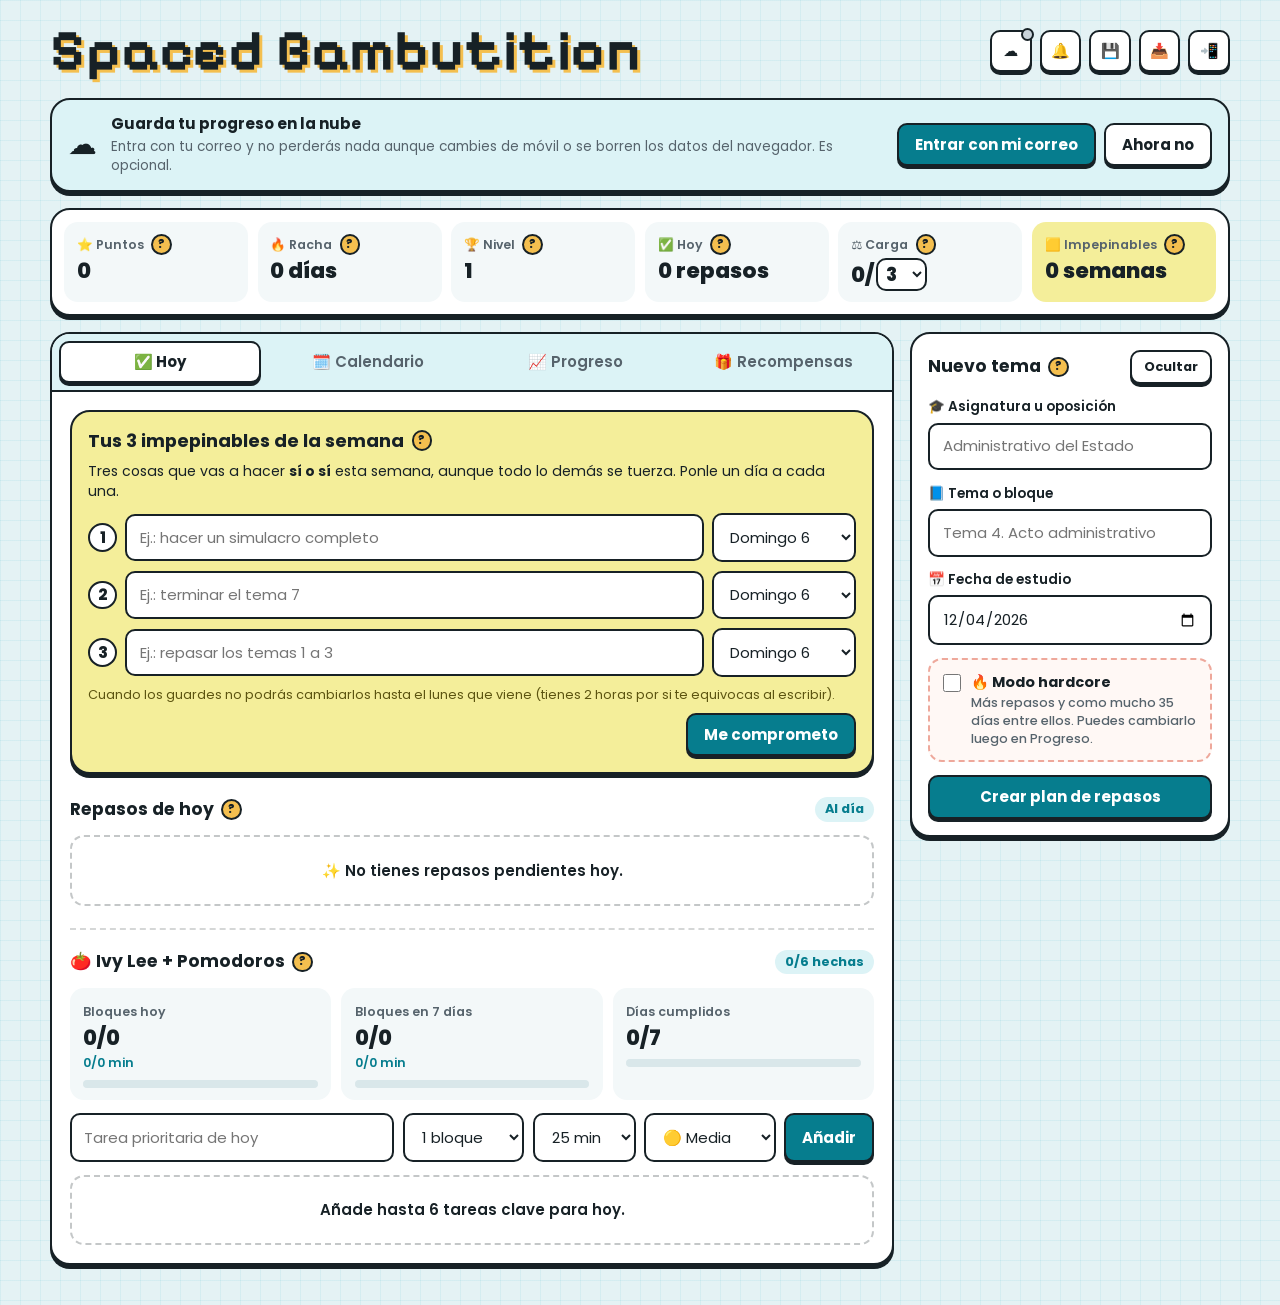
<file: index.html>
<!doctype html>
<html lang="es">
  <head>
    <meta charset="utf-8" />
    <meta name="viewport" content="width=device-width, initial-scale=1" />
    <meta name="theme-color" content="#09A5BC" />
    <meta name="apple-mobile-web-app-capable" content="yes" />
    <meta name="apple-mobile-web-app-title" content="Spaced Bambutition" />
    <meta name="apple-mobile-web-app-status-bar-style" content="default" />
    <title>Spaced Bambutition</title>
    <link rel="manifest" href="app.webmanifest" />
    <link rel="apple-touch-icon" href="icons/icon-192.png" />
    <link rel="icon" href="icons/icon.svg" type="image/svg+xml" />
    <link rel="preconnect" href="https://fonts.googleapis.com" />
    <link rel="preconnect" href="https://fonts.gstatic.com" crossorigin />
    <link href="https://fonts.googleapis.com/css2?family=Pixelify+Sans:wght@600;700&family=Poppins:wght@400;500;600;700;800&display=swap" rel="stylesheet" />
    <link rel="stylesheet" href="styles.css?v=15" />
  </head>
  <body>
    <header class="topbar">
      <h1>Spaced Bambutition</h1>
      <div class="top-actions">
        <button class="icon-btn cloud-btn" id="cloudBtn" type="button" title="Tu cuenta y copia en la nube" aria-label="Tu cuenta y copia en la nube" hidden>
          <span aria-hidden="true">☁️</span>
          <span class="cloud-dot" id="cloudDot" aria-hidden="true"></span>
        </button>
        <button class="icon-btn" id="notifyBtn" title="Activar notificaciones" aria-label="Activar notificaciones">
          <span aria-hidden="true">🔔</span>
        </button>
        <button class="icon-btn" id="exportBtn" title="Exportar copia de seguridad" aria-label="Exportar copia de seguridad" type="button">
          <span aria-hidden="true">💾</span>
        </button>
        <button class="icon-btn" id="importBtn" title="Importar copia de seguridad" aria-label="Importar copia de seguridad" type="button">
          <span aria-hidden="true">📥</span>
        </button>
        <input id="importFileInput" type="file" accept="application/json,.json" hidden />
        <span class="install-wrap" id="installWrap">
          <button class="icon-btn" id="installBtn" title="Cómo instalar la app" aria-label="Cómo instalar la app" aria-expanded="false" aria-controls="installHelp" type="button">
            <span aria-hidden="true">📲</span>
          </button>
          <span class="install-popover" id="installHelp" role="tooltip" hidden>
            <strong>Instalar la app</strong>
            <span id="installDeviceText">Abre esta app desde el navegador del dispositivo y añádela a la pantalla de inicio.</span>
            <button class="primary install-now" id="installNowBtn" type="button" hidden>Instalar ahora</button>
          </span>
        </span>
      </div>
    </header>

    <main class="app-shell">
      <section class="cloud-banner" id="cloudBanner" hidden>
        <span class="cloud-banner-icon" aria-hidden="true">☁️</span>
        <div class="cloud-banner-text">
          <strong>Guarda tu progreso en la nube</strong>
          <span>Entra con tu correo y no perderás nada aunque cambies de móvil o se borren los datos del navegador. Es opcional.</span>
        </div>
        <div class="cloud-banner-actions">
          <button class="primary" id="cloudBannerBtn" type="button">Entrar con mi correo</button>
          <button class="ghost" id="cloudBannerClose" type="button">Ahora no</button>
        </div>
      </section>
      <section class="summary-band" aria-label="Resumen">
        <div class="stat">
          <span class="stat-label label-row">
            ⭐ Puntos
            <span class="help-wrap">
              <button class="help-btn" type="button" aria-label="Ayuda: puntos">?</button>
              <span class="help-popover" role="tooltip">Suben al completar repasos y tareas, y bajan si saltas repasos. Se gastan en recompensas.</span>
            </span>
          </span>
          <strong id="pointsStat">0</strong>
        </div>
        <div class="stat">
          <span class="stat-label label-row">
            🔥 Racha
            <span class="help-wrap">
              <button class="help-btn" type="button" aria-label="Ayuda: racha">?</button>
              <span class="help-popover" role="tooltip">Días seguidos completando al menos un repaso. Si pasa un día entero sin repasar, vuelve a 0.</span>
            </span>
          </span>
          <strong id="streakStat">0 días</strong>
        </div>
        <div class="stat">
          <span class="stat-label label-row">
            🏆 Nivel
            <span class="help-wrap">
              <button class="help-btn" type="button" aria-label="Ayuda: nivel">?</button>
              <span class="help-popover" role="tooltip">Sube cada 250 puntos ganados. Cuenta todo lo que has ganado, así que no baja aunque gastes puntos en recompensas.</span>
            </span>
          </span>
          <strong id="levelStat">1</strong>
        </div>
        <div class="stat">
          <span class="stat-label label-row">
            ✅ Hoy
            <span class="help-wrap">
              <button class="help-btn" type="button" aria-label="Ayuda: hoy">?</button>
              <span class="help-popover" role="tooltip">Repasos que toca resolver hoy o que están atrasados.</span>
            </span>
          </span>
          <strong id="todayStat">0 repasos</strong>
        </div>
        <div class="stat">
          <span class="stat-label label-row">
            ⚖️ Carga
            <span class="help-wrap">
              <button class="help-btn" type="button" aria-label="Ayuda: carga">?</button>
              <span class="help-popover" role="tooltip">Repasos programados hoy sobre tu máximo diario. Elige de 1 a 5 (recomendado: 3). La app reparte los repasos futuros moviéndolos solo unos días para no romper la curva, así que algún día puede pasarse un poco.</span>
            </span>
          </span>
          <strong class="load-value"><span id="loadStat">0/</span><select id="dailyLimitSelect" aria-label="Máximo de repasos al día"></select></strong>
        </div>
        <div class="stat stat-impe">
          <span class="stat-label label-row">
            🟨 Impepinables
            <span class="help-wrap">
              <button class="help-btn" type="button" aria-label="Ayuda: semanas impepinables">?</button>
              <span class="help-popover" role="tooltip">Semanas seguidas cumpliendo tus 3 impepinables. Si una semana no cumples los 3, vuelve a 0.</span>
            </span>
          </span>
          <strong id="impeStreakStat">0 semanas</strong>
        </div>
      </section>

      <section class="workspace">
        <section class="main-panel">
          <nav class="tabs" aria-label="Vistas">
            <button class="tab active" data-view="today">✅ Hoy</button>
            <button class="tab" data-view="calendar">🗓️ Calendario</button>
            <button class="tab" data-view="progress">📈 Progreso</button>
            <button class="tab" data-view="rewards">🎁 Recompensas</button>
          </nav>

          <div id="todayView" class="view active">
            <div class="section-title">
              <h2 class="label-row">
                Repasos de hoy
                <span class="help-wrap">
                  <button class="help-btn" type="button" aria-label="Ayuda: repasos de hoy">?</button>
                  <span class="help-popover" role="tooltip">Es lo que toca resolver hoy. Si algo está atrasado, aparece aquí hasta que lo evalúes o lo saltes.</span>
                </span>
              </h2>
              <span id="dueCount" class="count-pill">0</span>
            </div>
            <div id="dueList" class="review-list"></div>

            <section class="ivy-section" aria-labelledby="ivyTitle">
              <div class="section-title">
                <h2 id="ivyTitle" class="label-row">
                  🍅 Ivy Lee + Pomodoros
                  <span class="help-wrap">
                    <button class="help-btn" type="button" aria-label="Ayuda: Ivy Lee">?</button>
                    <span class="help-popover" role="tooltip">Planifica hasta 6 tareas clave para hoy, asigna pomodoros y marca las completadas para sumar puntos.</span>
                  </span>
                </h2>
                <span id="ivyCount" class="count-pill">0/6</span>
              </div>
              <div id="ivyStats" class="ivy-stats" aria-label="Estadísticas de pomodoros"></div>
              <form id="ivyForm" class="ivy-form">
                <input id="ivyTaskInput" required maxlength="90" placeholder="Tarea prioritaria de hoy" />
                <select id="ivyPomodoroInput" aria-label="Bloques"><option value="1" selected>1 bloque</option><option value="2">2 bloques</option><option value="3">3 bloques</option><option value="4">4 bloques</option><option value="5">5 bloques</option><option value="6">6 bloques</option><option value="7">7 bloques</option><option value="8">8 bloques</option></select>
                <select id="ivyDurationInput" aria-label="Minutos por pomodoro">
                  <option value="25" selected>25 min</option>
                  <option value="30">30 min</option>
                  <option value="35">35 min</option>
                  <option value="50">50 min</option>
                </select>
                <select id="ivyDifficultyInput" aria-label="Dificultad">
                  <option value="green">🟢 Fácil</option>
                  <option value="yellow" selected>🟡 Media</option>
                  <option value="red">🔴 Difícil</option>
                </select>
                <button class="primary" type="submit">Añadir</button>
              </form>
              <div id="ivyList" class="ivy-list"></div>
            </section>

            <section class="impe-box" id="impeBox" aria-labelledby="impeTitle"></section>
          </div>

          <div id="calendarView" class="view">
            <div class="section-title">
              <h2 class="label-row">
                Próximos 30 días
                <span class="help-wrap">
                  <button class="help-btn" type="button" aria-label="Ayuda: calendario">?</button>
                  <span class="help-popover" role="tooltip">Los repasos con borde continuo ya están programados. Los de borde discontinuo son una estimación suponiendo que sacas un 7: se recalculan con la nota real de cada repaso.</span>
                </span>
              </h2>
              <span id="calendarCount" class="count-pill">0</span>
            </div>
            <div id="calendarList" class="calendar-list"></div>
          </div>

          <div id="progressView" class="view">
            <div class="section-title">
              <h2 class="label-row">
                Rendimiento
                <span class="help-wrap">
                  <button class="help-btn" type="button" aria-label="Ayuda: rendimiento">?</button>
                  <span class="help-popover" role="tooltip">Arriba ves tu nota media semana a semana. Toca un tema para ver su evolución y los comentarios que escribiste en cada repaso.</span>
                </span>
              </h2>
              <span id="averageScore" class="count-pill">Sin notas</span>
            </div>
            <div id="overallChart" class="chart-card"></div>
            <div id="progressList" class="progress-grid"></div>
          </div>

          <div id="rewardsView" class="view">
            <div class="section-title">
              <h2 class="label-row">
                Recompensas
                <span class="help-wrap">
                  <button class="help-btn" type="button" aria-label="Ayuda: recompensas">?</button>
                  <span class="help-popover" role="tooltip">Son premios que tú defines y canjeas con los puntos conseguidos.</span>
                </span>
              </h2>
              <span id="rewardPoints" class="count-pill">0 puntos</span>
            </div>
            <form id="rewardForm" class="reward-form">
              <input id="rewardName" required placeholder="Ir al cine" aria-label="Recompensa" />
              <input id="rewardCost" required type="number" min="10" step="5" value="100" aria-label="Coste en puntos" />
              <button class="primary" type="submit">Añadir</button>
            </form>
            <div id="rewardList" class="reward-list"></div>
          </div>
        </section>

        <aside class="panel topic-panel" id="topicPanel">
          <div class="panel-head">
            <div class="panel-title-row">
              <h2>Nuevo tema</h2>
              <span class="help-wrap">
                <button class="help-btn" type="button" aria-label="Ayuda: nuevo tema">?</button>
                <span class="help-popover" role="tooltip">Crea el plan de repasos de un tema desde el día en que lo estudiaste. El primer repaso toca a las 24 horas; después la app alarga o acorta cada repaso según tu nota.</span>
              </span>
            </div>
            <button class="ghost panel-toggle" id="topicPanelToggle" type="button" aria-controls="topicPanelBody" aria-expanded="true">Ocultar</button>
          </div>
          <div id="topicPanelBody" class="topic-panel-body">
            <form id="topicForm" class="stack">
              <div class="field-group">
                <label class="field-label" for="subjectInput">🎓 Asignatura u oposición</label>
                <input id="subjectInput" name="subject" list="subjectOptions" required placeholder="Administrativo del Estado" />
                <datalist id="subjectOptions"></datalist>
              </div>
              <div class="field-group">
                <label class="field-label" for="topicInput">📘 Tema o bloque</label>
                <input id="topicInput" name="topic" required placeholder="Tema 4. Acto administrativo" />
              </div>
              <div class="field-group">
                <label class="field-label" for="dateInput">📅 Fecha de estudio</label>
                <input id="dateInput" name="firstDate" type="date" required />
              </div>
              <label class="hardcore-toggle form-toggle">
                <input id="hardcoreInput" name="hardcore" type="checkbox" />
                <span>🔥 Modo hardcore <small>Más repasos y como mucho 35 días entre ellos. Puedes cambiarlo luego en Progreso.</small></span>
              </label>
              <button class="primary" type="submit">Crear plan de repasos</button>
            </form>
          </div>
        </aside>
      </section>
    </main>

    <dialog id="reviewDialog">
      <form method="dialog" id="reviewForm" class="dialog-body">
        <div>
          <p class="dialog-kicker" id="reviewSubject">Repaso</p>
          <h2 id="reviewTitle">Tema</h2>
        </div>
        <div id="reviewPastNotes" class="past-notes" hidden></div>
        <label>
          Nota del repaso
          <span class="score-row">
            <input id="scoreInput" type="range" min="0" max="10" step="0.5" value="7" />
            <output id="scoreOutput">7</output>
          </span>
        </label>
        <label>
          Comentario (fallos, qué reforzar…)
          <textarea id="noteInput" rows="3" placeholder="Ej.: confundo plazos de alzada y reposición"></textarea>
        </label>
        <div class="dialog-actions">
          <button type="button" class="ghost" id="closeReview">Cancelar</button>
          <button class="primary" value="confirm">Guardar repaso</button>
        </div>
      </form>
    </dialog>

    <dialog id="topicDialog" class="topic-dialog">
      <div class="dialog-body">
        <div class="dialog-head">
          <div>
            <p class="dialog-kicker" id="topicDialogSubject">Asignatura</p>
            <h2 id="topicDialogTitle">Tema</h2>
          </div>
          <button type="button" class="icon-btn" id="closeTopicDialog" aria-label="Cerrar">✕</button>
        </div>
        <div id="topicDialogBody"></div>
      </div>
    </dialog>

    <dialog id="cloudDialog" class="cloud-dialog">
      <div class="dialog-body">
        <div class="dialog-head">
          <div>
            <p class="dialog-kicker">Tu cuenta</p>
            <h2 id="cloudDialogTitle">Guarda tu progreso en la nube</h2>
          </div>
          <button type="button" class="icon-btn" id="closeCloudDialog" aria-label="Cerrar">✕</button>
        </div>

        <form id="cloudEmailForm" class="stack cloud-step">
          <p class="cloud-copy">Te enviaremos un código a tu correo para entrar. No necesitas contraseña. Tus temas, notas y repasos se guardarán en la nube y podrás recuperarlos en cualquier dispositivo.</p>
          <label class="field-label" for="cloudEmailInput">Correo electrónico</label>
          <input id="cloudEmailInput" type="email" autocomplete="email" inputmode="email" required placeholder="tu@correo.com" />
          <p class="cloud-privacy">Ojo: con tu cuenta podré ver tu progreso (temas, notas, comentarios y repasos), así que sabré si vas al día… y podré tirarte de las orejas si hace falta 😉. Si prefieres no crear cuenta, puedes seguir usando la app igual.</p>
          <button class="primary" type="submit" id="cloudSendBtn">Enviarme el código</button>
        </form>

        <form id="cloudCodeForm" class="stack cloud-step" hidden>
          <p class="cloud-copy">Hemos enviado un código a <strong id="cloudEmailEcho"></strong>. Puede tardar un minuto; mira también en spam.</p>
          <label class="field-label" for="cloudCodeInput">Código</label>
          <input id="cloudCodeInput" class="code-input" inputmode="numeric" autocomplete="one-time-code" pattern="[0-9]{6,8}" maxlength="8" required placeholder="123456" />
          <button class="primary" type="submit" id="cloudVerifyBtn">Entrar</button>
          <div class="cloud-links">
            <button class="link-btn" type="button" id="cloudResendBtn">Reenviar código</button>
            <button class="link-btn" type="button" id="cloudChangeEmailBtn">Cambiar correo</button>
          </div>
        </form>

        <form id="cloudNameForm" class="stack cloud-step" hidden>
          <p class="cloud-copy">¡Listo! Tu progreso ya se está guardando. ¿Cómo te llamas? Así sabré quién eres cuando lo revise.</p>
          <label class="field-label" for="cloudNameInput">Tu nombre</label>
          <input id="cloudNameInput" autocomplete="name" maxlength="60" placeholder="Nombre y apellido" />
          <button class="primary" type="submit">Guardar nombre</button>
          <button class="ghost" type="button" id="cloudSkipNameBtn">Ahora no</button>
        </form>

        <div id="cloudAccount" class="stack cloud-step" hidden>
          <div class="cloud-account-card">
            <span class="cloud-status-pill" id="cloudStatusPill">Guardado</span>
            <p class="cloud-account-email" id="cloudAccountEmail"></p>
            <p class="cloud-copy" id="cloudStatusText"></p>
          </div>
          <form id="cloudRenameForm" class="cloud-rename">
            <label class="field-label" for="cloudRenameInput">Tu nombre (para que sepa quién eres)</label>
            <div class="cloud-rename-row">
              <input id="cloudRenameInput" maxlength="60" placeholder="Nombre y apellido" />
              <button class="ghost" type="submit">Guardar</button>
            </div>
          </form>
          <button class="primary" type="button" id="cloudSyncBtn">Sincronizar ahora</button>
          <button class="ghost danger" type="button" id="cloudSignOutBtn">Cerrar sesión</button>
          <p class="cloud-privacy">Al cerrar sesión tus datos siguen en este dispositivo y en la nube.</p>
        </div>

        <p class="cloud-error" id="cloudError" role="alert" hidden></p>
      </div>
    </dialog>

    <dialog id="conflictDialog">
      <div class="dialog-body">
        <div>
          <p class="dialog-kicker">Tienes datos en dos sitios</p>
          <h2>¿Con qué datos te quedas?</h2>
        </div>
        <p class="cloud-copy">En este dispositivo hay datos distintos de los que tienes guardados en la nube. Elige cuáles quieres conservar; los otros se sustituirán.</p>
        <div class="conflict-options">
          <button type="button" class="conflict-option" id="conflictRemoteBtn">
            <strong>☁️ Los de la nube</strong>
            <span id="conflictRemoteText"></span>
          </button>
          <button type="button" class="conflict-option" id="conflictLocalBtn">
            <strong>📱 Los de este dispositivo</strong>
            <span id="conflictLocalText"></span>
          </button>
        </div>
      </div>
    </dialog>

    <template id="emptyStateTemplate">
      <div class="empty-state">
        <strong>✨ Todo en orden.</strong>
      </div>
    </template>

    <script src="cloud.js?v=15"></script>
    <script src="app.js?v=15"></script>
  </body>
</html>
</file>
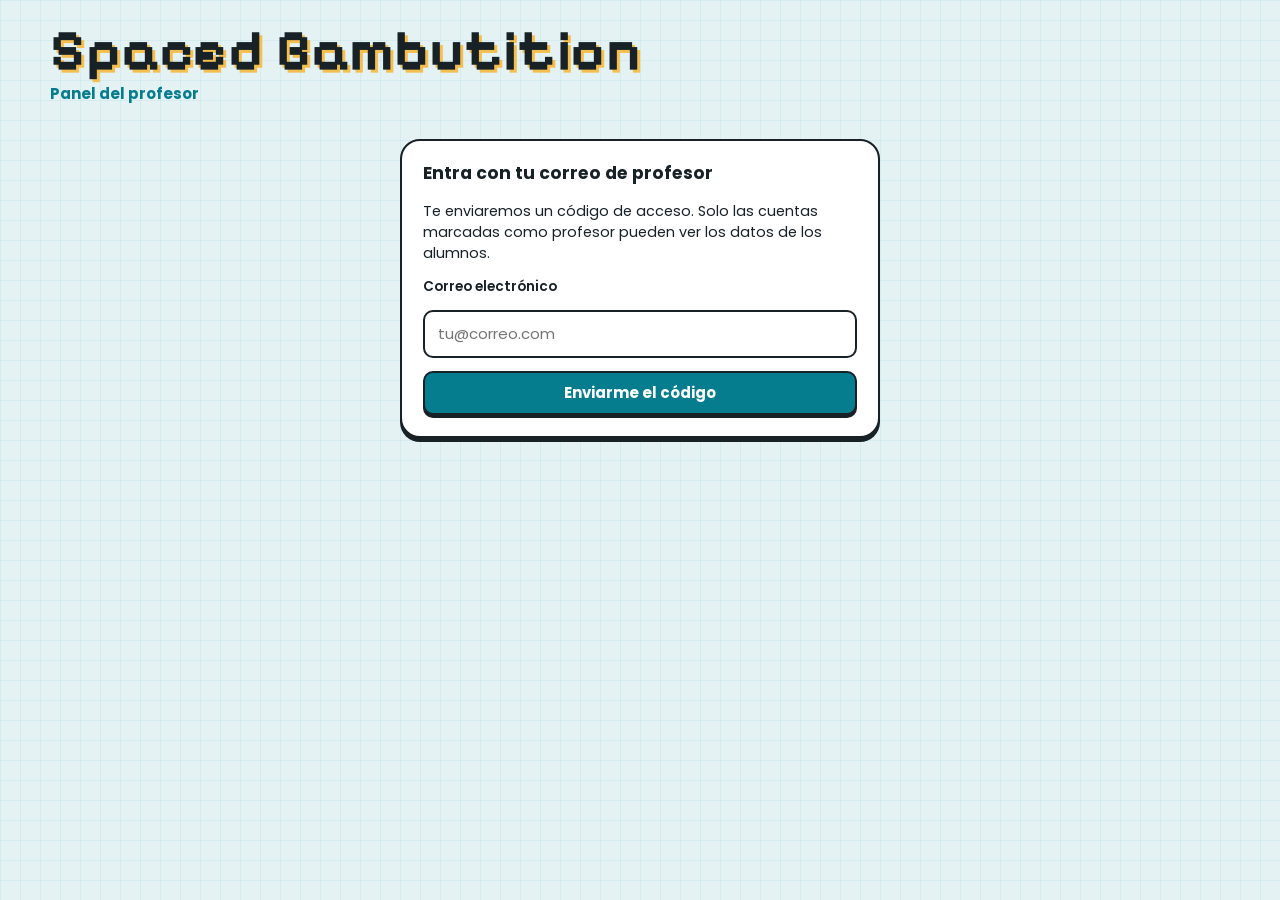
<file: profesor.html>
<!doctype html>
<html lang="es">
  <head>
    <meta charset="utf-8" />
    <meta name="viewport" content="width=device-width, initial-scale=1" />
    <meta name="theme-color" content="#09A5BC" />
    <meta name="robots" content="noindex" />
    <title>Panel del profesor · Spaced Bambutition</title>
    <link rel="icon" href="icons/icon.svg" type="image/svg+xml" />
    <link rel="preconnect" href="https://fonts.googleapis.com" />
    <link rel="preconnect" href="https://fonts.gstatic.com" crossorigin />
    <link href="https://fonts.googleapis.com/css2?family=Pixelify+Sans:wght@600;700&family=Poppins:wght@400;500;600;700;800&display=swap" rel="stylesheet" />
    <link rel="stylesheet" href="styles.css?v=15" />
    <link rel="stylesheet" href="profesor.css?v=3" />
  </head>
  <body class="teacher-page">
    <header class="topbar">
      <div class="teacher-brand">
        <h1>Spaced Bambutition</h1>
        <p class="teacher-subtitle">Panel del profesor</p>
      </div>
      <div class="top-actions teacher-account" id="teacherAccount" hidden>
        <span class="teacher-email" id="teacherEmail"></span>
        <button class="ghost" type="button" id="refreshBtn">Actualizar</button>
        <button class="ghost" type="button" id="signOutBtn">Salir</button>
      </div>
    </header>

    <main class="app-shell">
      <section class="panel teacher-login" id="loginView" hidden>
        <h2>Entra con tu correo de profesor</h2>
        <form id="loginEmailForm" class="stack">
          <p class="cloud-copy">Te enviaremos un código de acceso. Solo las cuentas marcadas como profesor pueden ver los datos de los alumnos.</p>
          <label class="field-label" for="loginEmailInput">Correo electrónico</label>
          <input id="loginEmailInput" type="email" autocomplete="email" required placeholder="tu@correo.com" />
          <button class="primary" type="submit" id="loginSendBtn">Enviarme el código</button>
        </form>
        <form id="loginCodeForm" class="stack" hidden>
          <p class="cloud-copy">Código enviado a <strong id="loginEmailEcho"></strong>.</p>
          <label class="field-label" for="loginCodeInput">Código</label>
          <input id="loginCodeInput" class="code-input" inputmode="numeric" autocomplete="one-time-code" maxlength="8" required placeholder="123456" />
          <button class="primary" type="submit" id="loginVerifyBtn">Entrar</button>
          <button class="link-btn" type="button" id="loginBackBtn">Cambiar correo</button>
        </form>
        <p class="cloud-error" id="loginError" role="alert" hidden></p>
      </section>

      <section class="panel teacher-login" id="notTeacherView" hidden>
        <h2>Esta cuenta no tiene acceso de profesor</h2>
        <p class="cloud-copy">Has entrado como <strong id="notTeacherEmail"></strong>, pero esta cuenta está marcada como alumno. Si es tu cuenta de profesor, márcala como profesor en Supabase y vuelve a cargar esta página.</p>
        <button class="ghost" type="button" id="notTeacherSignOut">Salir y entrar con otra cuenta</button>
      </section>

      <section class="panel teacher-login" id="setupView" hidden>
        <h2>Falta conectar la nube</h2>
        <p class="cloud-copy">El panel necesita la dirección y la clave pública del proyecto de Supabase en <code>cloud.js</code>.</p>
      </section>

      <section id="dashboardView" hidden>
        <section class="summary-band" id="teacherSummary" aria-label="Resumen de la clase"></section>
        <section class="panel impe-panel" aria-labelledby="impePanelTitle">
          <div class="section-title">
            <h2 id="impePanelTitle">🟨 Impepinables de esta semana</h2>
            <span class="count-pill" id="impePanelCount">0</span>
          </div>
          <div id="impePanelList" class="impe-class-list"></div>
        </section>
        <section class="panel teacher-list-panel">
          <div class="section-title">
            <h2>Alumnos</h2>
            <span class="count-pill" id="studentCount">0</span>
          </div>
          <p class="muted teacher-hint">Ordenados por los que más atención necesitan: primero quienes tienen repasos atrasados. Toca un alumno para ver su detalle.</p>
          <div id="studentList" class="student-list"></div>
        </section>
      </section>

      <section id="studentView" hidden>
        <button class="ghost back-btn" type="button" id="backBtn">← Todos los alumnos</button>
        <div id="studentDetail"></div>
      </section>

      <p class="muted teacher-loading" id="loadingText" hidden>Cargando datos…</p>
    </main>

    <script src="cloud.js?v=3"></script>
    <script src="profesor.js?v=3"></script>
  </body>
</html>
</file>
<file: styles.css>
:root {
  --ink: #172126;
  --muted: #56636c;
  --line: #172126;
  --bg: #e4f2f4;
  --panel: #ffffff;
  --soft: #f3f8f9;
  --brand: #09A5BC;
  --brand-dark: #067d8e;
  --brand-soft: #dcf3f6;
  --gold: #f4bf4f;
  --gold-soft: #fff4d6;
  --ember: #d9472f;
  --ember-soft: #ffece7;
  --moss: #2f9e5f;
  --moss-soft: #e3f5ea;
  --radius-lg: 20px;
  --radius-md: 14px;
  --radius-sm: 10px;
  --lift: 0 4px 0 var(--line);
  --lift-soft: 0 3px 0 rgba(23, 33, 38, 0.14);
}

* {
  box-sizing: border-box;
}

html {
  width: 100%;
  overflow-x: hidden;
}

body {
  margin: 0;
  width: 100%;
  overflow-x: hidden;
  min-height: 100vh;
  color: var(--ink);
  background:
    linear-gradient(90deg, rgba(9, 165, 188, 0.07) 1px, transparent 1px),
    linear-gradient(rgba(9, 165, 188, 0.07) 1px, transparent 1px),
    var(--bg);
  background-size: 20px 20px, 20px 20px, auto;
  font-family: Poppins, ui-sans-serif, system-ui, -apple-system, BlinkMacSystemFont, "Segoe UI", sans-serif;
  font-size: 15px;
  line-height: 1.45;
}

button,
input,
textarea,
select {
  font: inherit;
}

button {
  cursor: pointer;
}

:focus-visible {
  outline: 3px solid var(--brand);
  outline-offset: 2px;
}

h1,
h2,
h3,
p {
  margin-top: 0;
}

h1 {
  margin: 0;
  font-family: "Pixelify Sans", Poppins, ui-sans-serif, system-ui, sans-serif;
  font-size: clamp(2rem, 6vw, 3.6rem);
  font-weight: 700;
  line-height: 1;
  letter-spacing: 0.01em;
  color: var(--ink);
  text-shadow: 3px 3px 0 var(--gold);
  overflow-wrap: anywhere;
}

h2 {
  margin-bottom: 0;
  font-size: 1.08rem;
  font-weight: 700;
}

h3 {
  margin-bottom: 0;
  font-size: 0.95rem;
  font-weight: 700;
}

/* ---------- Cabecera ---------- */

.topbar {
  display: flex;
  align-items: center;
  justify-content: space-between;
  gap: 1rem;
  width: min(1180px, calc(100% - 2rem));
  margin: 0 auto;
  padding: 1.4rem 0 1.1rem;
}

.top-actions {
  display: flex;
  flex: 0 0 auto;
  flex-wrap: wrap;
  gap: 0.5rem;
  justify-content: flex-end;
}

.icon-btn {
  display: grid;
  width: 2.6rem;
  height: 2.6rem;
  place-items: center;
  border: 2px solid var(--line);
  border-radius: var(--radius-sm);
  color: var(--ink);
  background: var(--panel);
  box-shadow: 0 3px 0 var(--line);
}

.install-wrap {
  position: relative;
  display: inline-flex;
}

.install-popover {
  position: absolute;
  z-index: 40;
  top: calc(100% + 0.55rem);
  right: 0;
  display: grid;
  width: min(20rem, calc(100vw - 2rem));
  gap: 0.55rem;
  padding: 0.9rem;
  border: 2px solid var(--line);
  border-radius: var(--radius-md);
  color: var(--ink);
  background: #fff;
  box-shadow: var(--lift);
  font-size: 0.85rem;
  line-height: 1.4;
}

.install-popover[hidden],
.install-now[hidden] {
  display: none;
}

.install-now {
  width: 100%;
}

.app-shell {
  width: min(1180px, calc(100% - 2rem));
  margin: 0 auto 2.5rem;
}

/* ---------- Resumen ---------- */

.summary-band {
  display: grid;
  grid-template-columns: repeat(6, minmax(0, 1fr));
  gap: 0.6rem;
  margin-bottom: 1rem;
  padding: 0.75rem;
  border: 2px solid var(--line);
  border-radius: var(--radius-lg);
  background: var(--panel);
  box-shadow: var(--lift);
}

.stat {
  min-width: 0;
  padding: 0.7rem 0.8rem;
  border-radius: var(--radius-md);
  background: var(--soft);
}

.stat-label {
  color: var(--muted);
  font-size: 0.78rem;
  font-weight: 600;
}

.stat strong {
  display: block;
  margin-top: 0.2rem;
  font-size: 1.35rem;
  font-weight: 800;
  line-height: 1.2;
  white-space: nowrap;
}

.load-value {
  display: flex !important;
  align-items: center;
  gap: 0.1rem;
}

.load-value select {
  width: auto;
  min-width: 3.2rem;
  padding: 0.05rem 0.25rem;
  border-radius: var(--radius-sm);
  font-size: 1.15rem;
  font-weight: 800;
  box-shadow: none;
}

/* ---------- Layout principal ---------- */

.workspace {
  display: grid;
  grid-template-columns: minmax(0, 1fr) 320px;
  gap: 1rem;
  align-items: start;
}

.main-panel,
.panel {
  min-width: 0;
  border: 2px solid var(--line);
  border-radius: var(--radius-lg);
  background: var(--panel);
  box-shadow: var(--lift);
}

.main-panel {
  overflow: visible;
}

.panel {
  padding: 1rem;
}

.tabs {
  display: grid;
  grid-template-columns: repeat(4, minmax(0, 1fr));
  gap: 0.35rem;
  padding: 0.45rem;
  border-bottom: 2px solid var(--line);
  border-radius: calc(var(--radius-lg) - 2px) calc(var(--radius-lg) - 2px) 0 0;
  background: var(--brand-soft);
}

.tab {
  min-height: 2.6rem;
  padding: 0.5rem 0.7rem;
  border: 2px solid transparent;
  border-radius: var(--radius-sm);
  color: var(--muted);
  background: transparent;
  font-weight: 600;
}

.tab.active {
  border-color: var(--line);
  color: var(--ink);
  background: #fff;
  box-shadow: 0 3px 0 var(--line);
  font-weight: 700;
}

.view {
  display: none;
  padding: 1.1rem;
}

.view.active {
  display: block;
}

.section-title,
.panel-head {
  display: flex;
  align-items: center;
  justify-content: space-between;
  gap: 0.75rem;
  margin-bottom: 0.85rem;
}

.count-pill {
  flex: 0 0 auto;
  padding: 0.2rem 0.65rem;
  border-radius: 999px;
  color: var(--brand-dark);
  background: var(--brand-soft);
  font-size: 0.8rem;
  font-weight: 700;
  white-space: nowrap;
}

.muted {
  color: var(--muted);
  font-size: 0.82rem;
}

.ivy-section {
  margin-top: 1.4rem;
  padding-top: 1.2rem;
  border-top: 2px dashed rgba(23, 33, 38, 0.18);
}

/* ---------- Formularios y botones ---------- */

.stack,
.field-group {
  display: grid;
  gap: 0.85rem;
}

.field-group {
  gap: 0.35rem;
}

label {
  display: grid;
  gap: 0.4rem;
  color: var(--muted);
  font-size: 0.85rem;
  font-weight: 600;
}

.label-row,
.panel-title-row {
  display: inline-flex;
  min-width: 0;
  align-items: center;
  gap: 0.45rem;
}

.field-label {
  color: var(--ink);
  font-size: 0.85rem;
  font-weight: 600;
}

input,
textarea,
select {
  width: 100%;
  min-width: 0;
  border: 2px solid var(--line);
  border-radius: var(--radius-sm);
  padding: 0.68rem 0.8rem;
  color: var(--ink);
  background: #fff;
}

textarea {
  resize: vertical;
}

.primary,
.ghost {
  min-height: 2.65rem;
  border: 2px solid var(--line);
  border-radius: var(--radius-sm);
  padding: 0.55rem 1rem;
  font-weight: 700;
  box-shadow: 0 3px 0 var(--line);
  transition: transform 0.06s ease, box-shadow 0.06s ease;
}

.primary {
  color: #fff;
  background: var(--brand-dark);
}

.primary:hover {
  background: #056a78;
}

.ghost {
  color: var(--ink);
  background: #fff;
}

.ghost:hover {
  background: var(--soft);
}

.primary:active,
.ghost:active,
.icon-btn:active,
.tab:active {
  transform: translateY(2px);
  box-shadow: 0 1px 0 var(--line);
}

.danger {
  color: var(--ember);
}

button:disabled {
  cursor: not-allowed;
  opacity: 0.5;
}

.panel-toggle {
  min-height: 2.1rem;
  padding: 0.3rem 0.75rem;
  font-size: 0.8rem;
}

.topic-panel-body[hidden] {
  display: none;
}

.hardcore-toggle {
  display: flex;
  align-items: flex-start;
  gap: 0.6rem;
  padding: 0.7rem 0.8rem;
  border: 2px dashed rgba(217, 71, 47, 0.45);
  border-radius: var(--radius-md);
  background: #fff8f5;
  color: var(--ink);
  font-size: 0.9rem;
  font-weight: 700;
  cursor: pointer;
}

.hardcore-toggle input {
  flex: 0 0 auto;
  width: 1.15rem;
  height: 1.15rem;
  margin: 0.15rem 0 0;
  padding: 0;
  accent-color: var(--ember);
}

.hardcore-toggle small {
  display: block;
  margin-top: 0.1rem;
  color: var(--muted);
  font-size: 0.78rem;
  font-weight: 500;
}

.hardcore-toggle:has(input:checked) {
  border-style: solid;
  border-color: var(--ember);
  background: var(--ember-soft);
}

/* ---------- Ayudas ---------- */

.help-wrap {
  position: relative;
  display: inline-flex;
  align-items: center;
}

.help-btn {
  display: inline-grid;
  width: 1.3rem;
  height: 1.3rem;
  place-items: center;
  padding: 0;
  border: 2px solid var(--line);
  border-radius: 999px;
  color: var(--ink);
  background: var(--gold);
  font-size: 0.72rem;
  font-weight: 800;
  line-height: 1;
}

.help-popover {
  position: absolute;
  z-index: 30;
  top: calc(100% + 0.45rem);
  left: 0;
  display: none;
  width: min(16rem, 72vw);
  padding: 0.7rem 0.8rem;
  border: 2px solid var(--line);
  border-radius: var(--radius-md);
  color: var(--ink);
  background: #fff;
  box-shadow: var(--lift);
  font-size: 0.8rem;
  font-weight: 500;
  line-height: 1.4;
  text-align: left;
  white-space: normal;
}

.help-wrap.is-open .help-popover {
  display: block;
}

@media (hover: hover) and (pointer: fine) {
  .help-wrap:hover .help-popover {
    display: block;
  }
}

.summary-band .help-popover,
.panel-head .help-popover {
  right: 0;
  left: auto;
}

.summary-band .stat:first-child .help-popover {
  right: auto;
  left: 0;
}

/* ---------- Tarjetas ---------- */

.review-list,
.ivy-list,
.calendar-list,
.reward-list {
  display: grid;
  gap: 0.65rem;
}

.review-card,
.ivy-card,
.calendar-row,
.reward-card {
  display: grid;
  min-width: 0;
  gap: 0.75rem;
  padding: 0.85rem 0.95rem;
  border: 2px solid var(--line);
  border-radius: var(--radius-md);
  background: var(--panel);
  box-shadow: var(--lift-soft);
}

.review-card,
.ivy-card,
.reward-card {
  grid-template-columns: minmax(0, 1fr) auto;
  align-items: center;
}

.review-card.overdue {
  border-color: var(--ember);
  background: #fffaf8;
}

.review-card.is-hardcore {
  border-left: 6px solid var(--ember);
}

.card-title {
  margin: 0.35rem 0 0.15rem;
  font-size: 1rem;
  font-weight: 700;
  overflow-wrap: anywhere;
}

.card-meta {
  margin: 0;
  color: var(--muted);
  font-size: 0.83rem;
  overflow-wrap: anywhere;
}

.card-note {
  margin: 0.35rem 0 0;
  color: var(--brand-dark);
  font-size: 0.8rem;
  font-weight: 600;
}

.topic-name.is-hardcore {
  color: var(--ember);
}

.badge {
  display: inline-flex;
  width: fit-content;
  align-items: center;
  gap: 0.3rem;
  padding: 0.18rem 0.6rem;
  border-radius: 999px;
  color: var(--ink);
  background: var(--soft);
  font-size: 0.75rem;
  font-weight: 600;
  white-space: nowrap;
}

.badge.brand {
  color: var(--brand-dark);
  background: var(--brand-soft);
}

.badge.warning {
  color: #a3301c;
  background: var(--ember-soft);
}

.badge.ghost-badge {
  border: 1.5px dashed rgba(23, 33, 38, 0.35);
  color: var(--muted);
  background: transparent;
}

.review-actions,
.ivy-actions,
.reward-actions {
  display: flex;
  flex-wrap: wrap;
  gap: 0.5rem;
  align-items: center;
}

.skip-btn {
  color: var(--ember);
}

.empty-state {
  display: grid;
  gap: 0.25rem;
  padding: 1.4rem;
  border: 2px dashed rgba(23, 33, 38, 0.25);
  border-radius: var(--radius-md);
  color: var(--muted);
  text-align: center;
}

.empty-state strong {
  color: var(--ink);
  font-weight: 600;
}

/* ---------- Ivy Lee ---------- */

.ivy-stats {
  display: grid;
  grid-template-columns: repeat(3, minmax(0, 1fr));
  gap: 0.6rem;
  margin-bottom: 0.85rem;
}

.ivy-stat-card {
  padding: 0.75rem 0.85rem;
  border-radius: var(--radius-md);
  background: var(--soft);
}

.ivy-stat-card span {
  color: var(--muted);
  font-size: 0.78rem;
  font-weight: 600;
}

.ivy-stat-card strong {
  display: block;
  margin: 0.1rem 0 0.35rem;
  font-size: 1.3rem;
  font-weight: 800;
}

.ivy-stat-card small {
  display: block;
  margin: -0.3rem 0 0.45rem;
  color: var(--brand-dark);
  font-size: 0.78rem;
  font-weight: 600;
}

.mini-progress {
  overflow: hidden;
  height: 0.5rem;
  border-radius: 999px;
  background: #d9e7ea;
}

.mini-progress span {
  display: block;
  height: 100%;
  border-radius: 999px;
  background: var(--brand);
}

.ivy-form {
  display: grid;
  grid-template-columns: minmax(0, 1fr) 7.6rem 6.4rem 8.2rem auto;
  gap: 0.55rem;
  margin-bottom: 0.8rem;
}

.ivy-card {
  border-left-width: 6px;
}

.ivy-card.completed {
  background: var(--moss-soft);
}

.ivy-card.completed .card-title {
  text-decoration: line-through;
  text-decoration-thickness: 2px;
  color: var(--muted);
}

.ivy-card.difficulty-green {
  border-left-color: var(--moss);
}

.ivy-card.difficulty-yellow {
  border-left-color: var(--gold);
}

.ivy-card.difficulty-red {
  border-left-color: var(--ember);
}

.difficulty-pill {
  display: inline-flex;
  align-items: center;
  margin-right: 0.35rem;
  font-weight: 600;
}

.check-action {
  display: inline-flex;
  align-items: center;
  gap: 0.4rem;
  color: var(--ink);
  font-size: 0.85rem;
  font-weight: 600;
}

.check-action input {
  width: 1.15rem;
  height: 1.15rem;
  accent-color: var(--moss);
}

/* ---------- Calendario ---------- */

.calendar-list {
  gap: 1rem;
}

.calendar-day {
  display: grid;
  gap: 0.5rem;
}

.calendar-day-head {
  display: flex;
  align-items: center;
  gap: 0.7rem;
}

.calendar-date {
  display: grid;
  width: 3.1rem;
  flex: 0 0 auto;
  place-items: center;
  padding: 0.25rem 0;
  border: 2px solid var(--line);
  border-radius: var(--radius-sm);
  background: var(--brand-soft);
  line-height: 1.05;
}

.calendar-day-num {
  font-size: 1.2rem;
  font-weight: 800;
}

.calendar-month {
  color: var(--brand-dark);
  font-size: 0.72rem;
  font-weight: 600;
}

.calendar-weekday {
  margin: 0;
  font-weight: 700;
}

.calendar-load {
  margin: 0;
  color: var(--muted);
  font-size: 0.8rem;
}

.calendar-load.is-over {
  color: #a3301c;
  font-weight: 600;
}

.calendar-items {
  display: grid;
  gap: 0.45rem;
  margin-left: 1.55rem;
  padding-left: 1.3rem;
  border-left: 2px solid rgba(23, 33, 38, 0.15);
}

.calendar-row {
  grid-template-columns: minmax(0, 1fr) auto;
  align-items: center;
  padding: 0.6rem 0.8rem;
}

.calendar-row .card-title {
  margin-top: 0;
  font-size: 0.95rem;
}

.calendar-row.is-estimated {
  border-style: dashed;
  border-color: rgba(23, 33, 38, 0.4);
  background: transparent;
  box-shadow: none;
}

.calendar-row.is-estimated .card-title {
  color: var(--muted);
}

.calendar-row.is-estimated .topic-name.is-hardcore {
  color: #c4705f;
}

/* ---------- Progreso y graficas ---------- */

.chart-card {
  margin-bottom: 1rem;
  padding: 0.9rem 0.9rem 0.4rem;
  border: 2px solid var(--line);
  border-radius: var(--radius-md);
  background: var(--panel);
  box-shadow: var(--lift-soft);
}

.chart-head {
  display: flex;
  flex-wrap: wrap;
  align-items: baseline;
  justify-content: space-between;
  gap: 0.3rem 0.75rem;
  margin-bottom: 0.4rem;
}

.chart-wrap {
  position: relative;
}

.score-chart {
  display: block;
  max-width: 100%;
  overflow: visible;
}

.chart-grid {
  stroke: rgba(23, 33, 38, 0.1);
  stroke-width: 1;
}

.chart-grid.is-pass {
  stroke: rgba(23, 33, 38, 0.28);
  stroke-dasharray: 4 4;
}

.chart-axis {
  fill: var(--muted);
  font-size: 11px;
  font-family: inherit;
}

.chart-line {
  fill: none;
  stroke: var(--brand);
  stroke-width: 2;
  stroke-linejoin: round;
  stroke-linecap: round;
}

.chart-dot {
  fill: var(--brand);
  stroke: #fff;
  stroke-width: 2;
}

.chart-dot.tone-weak {
  fill: var(--ember);
}

.chart-dot.tone-fragile {
  fill: #d99a1c;
}

.chart-hit {
  fill: transparent;
  cursor: pointer;
  outline: none;
}

.chart-hit:focus-visible {
  stroke: var(--brand);
  stroke-width: 2;
}

.chart-tooltip {
  position: absolute;
  z-index: 5;
  display: grid;
  max-width: 15rem;
  gap: 0.1rem;
  padding: 0.5rem 0.65rem;
  border: 2px solid var(--line);
  border-radius: var(--radius-sm);
  background: #fff;
  box-shadow: var(--lift-soft);
  font-size: 0.78rem;
  pointer-events: none;
}

.chart-tooltip[hidden] {
  display: none;
}

.chart-tooltip span {
  color: var(--muted);
}

.chart-tooltip em {
  margin-top: 0.15rem;
  color: var(--ink);
  font-style: normal;
}

.chart-empty {
  margin: 0.4rem 0 0.8rem;
  color: var(--muted);
  font-size: 0.85rem;
}

.progress-grid {
  display: grid;
  grid-template-columns: repeat(auto-fill, minmax(230px, 1fr));
  gap: 0.7rem;
}

.topic-card {
  display: grid;
  min-width: 0;
  gap: 0.55rem;
  padding: 0.85rem 0.95rem;
  border: 2px solid var(--line);
  border-radius: var(--radius-md);
  color: var(--ink);
  background: var(--panel);
  box-shadow: var(--lift-soft);
  text-align: left;
  transition: transform 0.08s ease, box-shadow 0.08s ease;
}

.topic-card:hover {
  transform: translateY(-2px);
  box-shadow: 0 5px 0 rgba(23, 33, 38, 0.18);
}

.topic-card.is-hardcore {
  border-color: var(--ember);
}

.topic-card-head {
  display: flex;
  align-items: flex-start;
  justify-content: space-between;
  gap: 0.6rem;
}

.topic-card .card-title {
  margin-top: 0;
}

.topic-score {
  display: grid;
  min-width: 2.6rem;
  height: 2.6rem;
  place-items: center;
  border: 2px solid var(--line);
  border-radius: var(--radius-sm);
  font-size: 1rem;
  font-weight: 800;
}

.tone-good {
  background: var(--moss-soft);
}

.tone-fragile {
  background: var(--gold-soft);
}

.tone-weak {
  background: var(--ember-soft);
}

.tone-none {
  background: var(--soft);
}

.sparkline {
  width: 100%;
  height: 2.2rem;
}

.sparkline polyline {
  fill: none;
  stroke: var(--brand);
  stroke-width: 2;
  stroke-linejoin: round;
  vector-effect: non-scaling-stroke;
}

.sparkline circle {
  fill: var(--brand);
}

.topic-metrics {
  display: flex;
  flex-wrap: wrap;
  gap: 0.35rem;
  align-items: center;
}

/* ---------- Recompensas ---------- */

.reward-form {
  display: grid;
  grid-template-columns: minmax(0, 1fr) 7rem auto;
  gap: 0.55rem;
  margin-bottom: 0.9rem;
}

.reward-actions {
  justify-content: flex-end;
}

/* ---------- Dialogos ---------- */

dialog {
  width: min(480px, calc(100% - 1.5rem));
  max-height: calc(100dvh - 2rem);
  padding: 0;
  border: 2px solid var(--line);
  border-radius: var(--radius-lg);
  color: var(--ink);
  box-shadow: 0 6px 0 var(--line);
}

dialog::backdrop {
  background: rgba(23, 33, 38, 0.45);
}

.topic-dialog {
  width: min(640px, calc(100% - 1.5rem));
}

.dialog-body {
  display: grid;
  gap: 1rem;
  padding: 1.1rem;
}

.dialog-head {
  display: flex;
  align-items: flex-start;
  justify-content: space-between;
  gap: 0.75rem;
}

.dialog-kicker {
  margin: 0 0 0.1rem;
  color: var(--brand-dark);
  font-size: 0.82rem;
  font-weight: 600;
}

.dialog-body h2 {
  font-size: 1.2rem;
}

.score-row {
  display: flex;
  align-items: center;
  gap: 0.8rem;
}

.score-row input {
  padding: 0;
  border: 0;
  accent-color: var(--brand-dark);
}

#scoreOutput {
  min-width: 2.6rem;
  color: var(--ink);
  font-size: 1.8rem;
  font-weight: 800;
  text-align: right;
}

.dialog-actions {
  display: flex;
  justify-content: flex-end;
  gap: 0.6rem;
}

.past-notes {
  display: grid;
  gap: 0.4rem;
  padding: 0.75rem;
  border-radius: var(--radius-md);
  background: var(--gold-soft);
}

.past-notes[hidden] {
  display: none;
}

.past-notes-title {
  margin: 0;
  font-size: 0.82rem;
  font-weight: 700;
}

.past-note {
  display: flex;
  align-items: flex-start;
  gap: 0.5rem;
  margin: 0;
  font-size: 0.85rem;
}

.note-score {
  display: inline-grid;
  min-width: 2.1rem;
  flex: 0 0 auto;
  place-items: center;
  padding: 0.05rem 0.3rem;
  border: 1.5px solid var(--line);
  border-radius: 8px;
  font-size: 0.8rem;
  font-weight: 800;
}

.detail-metrics {
  display: grid;
  grid-template-columns: repeat(4, minmax(0, 1fr));
  gap: 0.5rem;
}

.detail-metrics div {
  padding: 0.6rem 0.7rem;
  border-radius: var(--radius-md);
  background: var(--soft);
}

.detail-metrics span {
  display: block;
  color: var(--muted);
  font-size: 0.75rem;
  font-weight: 600;
}

.detail-metrics strong {
  font-size: 1.15rem;
  font-weight: 800;
}

.detail-block {
  display: grid;
  gap: 0.5rem;
}

.note-list {
  display: grid;
  gap: 0.5rem;
  margin: 0;
  padding: 0;
  list-style: none;
}

.note-item {
  display: flex;
  align-items: flex-start;
  gap: 0.65rem;
  padding: 0.65rem 0.75rem;
  border: 2px solid rgba(23, 33, 38, 0.12);
  border-radius: var(--radius-md);
}

.note-item .note-score {
  min-width: 2.5rem;
  padding: 0.25rem 0.3rem;
  font-size: 0.95rem;
}

.note-meta {
  margin: 0;
  color: var(--muted);
  font-size: 0.75rem;
}

.note-text {
  margin: 0.1rem 0 0;
  font-size: 0.9rem;
  white-space: pre-wrap;
  overflow-wrap: anywhere;
}

.note-text.is-empty {
  color: var(--muted);
  font-style: italic;
}

.note-empty {
  color: var(--muted);
  font-size: 0.85rem;
}

.delete-topic {
  justify-self: start;
}

@media (prefers-reduced-motion: reduce) {
  *,
  *::before,
  *::after {
    animation: none !important;
    transition: none !important;
  }
}

/* ---------- Responsive ---------- */

@media (max-width: 980px) {
  .summary-band {
    grid-template-columns: repeat(3, minmax(0, 1fr));
  }
}

@media (max-width: 820px) {
  .topbar,
  .app-shell {
    width: calc(100% - 1.5rem);
  }

  .topbar {
    padding: 1rem 0 0.8rem;
  }

  .workspace {
    grid-template-columns: 1fr;
  }

  .ivy-stats {
    grid-template-columns: repeat(3, minmax(0, 1fr));
  }

  .help-popover,
  .summary-band .help-popover,
  .summary-band .stat:first-child .help-popover,
  .panel-head .help-popover {
    position: fixed;
    top: 50%;
    right: max(1rem, env(safe-area-inset-right));
    bottom: auto;
    left: max(1rem, env(safe-area-inset-left));
    width: auto;
    max-height: min(70vh, 24rem);
    overflow-y: auto;
    transform: translateY(-50%);
  }

  .install-popover {
    position: fixed;
    top: 50%;
    right: max(1rem, env(safe-area-inset-right));
    left: max(1rem, env(safe-area-inset-left));
    width: auto;
    max-height: min(70vh, 24rem);
    overflow-y: auto;
    transform: translateY(-50%);
  }

  .tabs {
    display: flex;
    overflow-x: auto;
    scrollbar-width: none;
  }

  .tab {
    flex: 1 0 auto;
  }

  .view {
    padding: 0.85rem;
  }

  .review-card,
  .ivy-card,
  .reward-card,
  .reward-form {
    grid-template-columns: 1fr;
  }

  .ivy-form {
    grid-template-columns: repeat(3, minmax(0, 1fr));
  }

  .ivy-form #ivyTaskInput,
  .ivy-form .primary {
    grid-column: 1 / -1;
  }

  .ivy-form select {
    padding-right: 0.25rem;
    padding-left: 0.5rem;
    font-size: 0.9rem;
  }

  .review-actions > button {
    flex: 1;
  }

  .reward-actions {
    justify-content: flex-start;
  }
}

@media (max-width: 480px) {
  body {
    font-size: 14.5px;
  }

  h1 {
    font-size: 1.9rem;
  }

  .topbar {
    flex-wrap: wrap;
  }

  .icon-btn {
    width: 2.35rem;
    height: 2.35rem;
  }

  .summary-band {
    grid-template-columns: repeat(2, minmax(0, 1fr));
    padding: 0.6rem;
  }

  .stat strong {
    font-size: 1.15rem;
  }

  .ivy-stats {
    grid-template-columns: 1fr 1fr 1fr;
    gap: 0.4rem;
  }

  .ivy-stat-card {
    padding: 0.55rem;
  }

  .ivy-stat-card strong {
    font-size: 1.05rem;
  }

  .tab {
    padding: 0.45rem 0.6rem;
    font-size: 0.85rem;
  }

  .detail-metrics {
    grid-template-columns: repeat(2, minmax(0, 1fr));
  }

  .calendar-items {
    margin-left: 0.6rem;
    padding-left: 0.8rem;
  }
}

/* ---------- Cuenta y nube ---------- */

.cloud-btn {
  position: relative;
}

.cloud-btn[hidden] {
  display: none;
}

.cloud-dot {
  position: absolute;
  top: -4px;
  right: -4px;
  width: 0.8rem;
  height: 0.8rem;
  border: 2px solid var(--line);
  border-radius: 999px;
  background: #c9d3da;
}

.cloud-dot[data-tone="ok"] { background: var(--moss); }
.cloud-dot[data-tone="pending"] { background: var(--gold); }
.cloud-dot[data-tone="warn"] { background: var(--ember); }
.cloud-dot[data-tone="off"] { background: #c9d3da; }

.cloud-banner {
  display: grid;
  grid-template-columns: auto minmax(0, 1fr) auto;
  align-items: center;
  gap: 0.9rem;
  margin-bottom: 1rem;
  padding: 0.85rem 1rem;
  border: 2px solid var(--line);
  border-radius: var(--radius-lg);
  background: var(--brand-soft);
  box-shadow: var(--lift);
}

.cloud-banner[hidden] {
  display: none;
}

.cloud-banner-icon {
  font-size: 1.8rem;
}

.cloud-banner-text {
  display: grid;
  gap: 0.1rem;
  min-width: 0;
}

.cloud-banner-text span {
  color: var(--muted);
  font-size: 0.85rem;
}

.cloud-banner-actions {
  display: flex;
  flex-wrap: wrap;
  gap: 0.5rem;
}

.cloud-step[hidden] {
  display: none;
}

.cloud-copy {
  margin: 0;
  color: var(--ink);
  font-size: 0.9rem;
  font-weight: 400;
}

.cloud-privacy {
  margin: 0;
  color: var(--muted);
  font-size: 0.8rem;
  font-weight: 400;
}

.code-input {
  font-size: 1.6rem;
  font-weight: 800;
  letter-spacing: 0.35em;
  text-align: center;
  font-variant-numeric: tabular-nums;
}

.cloud-links {
  display: flex;
  flex-wrap: wrap;
  justify-content: space-between;
  gap: 0.5rem;
}

.link-btn {
  padding: 0.2rem 0;
  border: 0;
  color: var(--brand-dark);
  background: none;
  font-size: 0.85rem;
  font-weight: 600;
  text-decoration: underline;
  text-underline-offset: 3px;
}

.cloud-error {
  margin: 0;
  padding: 0.6rem 0.75rem;
  border-radius: var(--radius-sm);
  background: var(--gold-soft);
  font-size: 0.85rem;
  font-weight: 600;
}

.cloud-error[hidden] {
  display: none;
}

.cloud-account-card {
  display: grid;
  gap: 0.3rem;
  padding: 0.85rem;
  border-radius: var(--radius-md);
  background: var(--soft);
}

.cloud-account-email {
  margin: 0;
  font-weight: 700;
  overflow-wrap: anywhere;
}

.cloud-status-pill {
  width: fit-content;
  padding: 0.15rem 0.6rem;
  border-radius: 999px;
  background: #e6ecef;
  font-size: 0.75rem;
  font-weight: 700;
}

.cloud-status-pill[data-tone="ok"] { color: #1f6e42; background: var(--moss-soft); }
.cloud-status-pill[data-tone="pending"] { color: #7a5a00; background: var(--gold-soft); }
.cloud-status-pill[data-tone="warn"] { color: #a3301c; background: var(--ember-soft); }

.cloud-rename {
  gap: 0.35rem;
}

.cloud-rename-row {
  display: flex;
  gap: 0.5rem;
}

.conflict-options {
  display: grid;
  gap: 0.6rem;
}

.conflict-option {
  display: grid;
  gap: 0.25rem;
  padding: 0.85rem 0.95rem;
  border: 2px solid var(--line);
  border-radius: var(--radius-md);
  color: var(--ink);
  background: #fff;
  box-shadow: 0 3px 0 var(--line);
  text-align: left;
}

.conflict-option span {
  color: var(--muted);
  font-size: 0.82rem;
}

.conflict-option:hover {
  background: var(--brand-soft);
}

@media (max-width: 820px) {
  .cloud-banner {
    grid-template-columns: auto minmax(0, 1fr);
  }

  .cloud-banner-actions {
    grid-column: 1 / -1;
  }

  .cloud-banner-actions .primary {
    flex: 1;
  }
}

/* ---------- Impepinables de la semana ---------- */

:root {
  --impe: #F4EE9A;
  --impe-deep: #8a7a00;
}

.impe-box {
  display: grid;
  gap: 0.7rem;
  margin-bottom: 1.4rem;
  padding: 1rem 1.05rem;
  border: 2px solid var(--line);
  border-radius: var(--radius-lg);
  background: var(--impe);
  box-shadow: var(--lift);
}

.impe-box:empty {
  display: none;
}

.impe-head {
  display: flex;
  align-items: center;
  justify-content: space-between;
  gap: 0.75rem;
}

.impe-head h2 {
  font-size: 1.12rem;
}

.impe-count {
  padding: 0.15rem 0.7rem;
  border: 2px solid var(--line);
  border-radius: 999px;
  background: #fff;
  font-weight: 800;
  font-variant-numeric: tabular-nums;
}

.impe-copy {
  margin: -0.25rem 0 0;
  font-size: 0.88rem;
}

.impe-list {
  display: grid;
  gap: 0.45rem;
  margin: 0;
  padding: 0;
  list-style: none;
}

.impe-item {
  display: flex;
  align-items: center;
  justify-content: space-between;
  gap: 0.6rem;
  padding: 0.6rem 0.75rem;
  border: 2px solid var(--line);
  border-radius: var(--radius-md);
  background: #fffdf0;
}

.impe-item.is-today {
  background: #fff;
  box-shadow: 0 3px 0 var(--line);
}

.impe-item.is-done {
  background: rgba(255, 255, 255, 0.55);
}

.impe-item.is-done .impe-text {
  color: var(--muted);
  text-decoration: line-through;
  text-decoration-thickness: 2px;
}

.impe-check {
  display: flex;
  min-width: 0;
  align-items: center;
  gap: 0.6rem;
  color: var(--ink);
  font-size: 0.95rem;
  font-weight: 600;
  cursor: pointer;
}

.impe-check input {
  flex: 0 0 auto;
  width: 1.3rem;
  height: 1.3rem;
  accent-color: var(--moss);
}

.impe-text {
  margin: 0;
  overflow-wrap: anywhere;
}

.impe-text small {
  color: var(--muted);
  font-weight: 500;
}

.impe-chip {
  flex: 0 0 auto;
  padding: 0.15rem 0.6rem;
  border-radius: 999px;
  background: rgba(23, 33, 38, 0.08);
  font-size: 0.75rem;
  font-weight: 700;
  white-space: nowrap;
}

.impe-chip.is-today {
  color: #fff;
  background: var(--ink);
}

.impe-chip.is-late {
  color: #a3301c;
  background: var(--ember-soft);
}

.impe-chip.is-done {
  color: #1f6e42;
  background: var(--moss-soft);
}

.impe-celebrate {
  margin: 0;
  font-weight: 700;
}

.impe-edit {
  justify-self: start;
  color: var(--ink);
}

.impe-form,
.impe-review {
  display: grid;
  gap: 0.55rem;
}

.impe-form-row {
  display: grid;
  grid-template-columns: auto minmax(0, 1fr) 9rem;
  align-items: center;
  gap: 0.5rem;
}

.impe-num {
  display: grid;
  width: 1.8rem;
  height: 1.8rem;
  place-items: center;
  border: 2px solid var(--line);
  border-radius: 999px;
  background: #fff;
  font-weight: 800;
}

.impe-note {
  margin: 0;
  color: #5c5410;
  font-size: 0.8rem;
}

.impe-note:empty {
  display: none;
}

.impe-actions {
  display: flex;
  justify-content: flex-end;
  gap: 0.5rem;
}

.impe-review-item {
  display: grid;
  gap: 0.45rem;
  padding: 0.65rem 0.75rem;
  border: 2px solid var(--line);
  border-radius: var(--radius-md);
  background: #fffdf0;
}

.impe-review-item .impe-text {
  font-weight: 600;
}

.impe-review-item .impe-chip {
  justify-self: start;
}

.impe-choice {
  display: flex;
  flex-wrap: wrap;
  gap: 0.45rem;
}

.impe-choice .ghost {
  min-height: 2.3rem;
  padding: 0.35rem 0.8rem;
  font-size: 0.85rem;
}

.impe-choice .ghost.is-selected {
  color: #fff;
  background: var(--ink);
}

@media (max-width: 480px) {
  .impe-form-row {
    grid-template-columns: auto minmax(0, 1fr);
  }

  .impe-form-row select {
    grid-column: 2;
  }

  .impe-item {
    align-items: flex-start;
    flex-direction: column;
  }

  .impe-item .impe-chip {
    margin-left: 1.9rem;
  }
}

/* Ajustes impepinables: contador en el resumen, caja plegable bajo Ivy Lee */

.stat.stat-impe {
  background: var(--impe);
}

.impe-box:not(.is-on-top) {
  margin-top: 1.6rem;
  margin-bottom: 0;
}

.impe-head-actions {
  display: flex;
  flex: 0 0 auto;
  align-items: center;
  gap: 0.5rem;
}

.impe-toggle {
  min-height: 2rem;
  padding: 0.2rem 0.7rem;
  font-size: 0.8rem;
  box-shadow: 0 2px 0 var(--line);
}

.impe-box.is-collapsed {
  padding: 0.7rem 1rem;
  box-shadow: var(--lift-soft);
}

.impe-box.is-collapsed h2 {
  font-size: 1rem;
}

.impe-status {
  font-size: 0.82rem;
  font-weight: 600;
}

.impe-box.needs-action .impe-status {
  padding: 0.1rem 0.55rem;
  border-radius: 999px;
  color: #fff;
  background: var(--ink);
}

@media (max-width: 480px) {
  .impe-box.is-collapsed .impe-head {
    flex-wrap: wrap;
  }
}

.impe-box.is-on-top {
  margin-top: 0;
  margin-bottom: 1.4rem;
}
</file>
<file: profesor.css>
/* Estilos propios del panel del profesor (se cargan después de styles.css). */

.cloud-copy {
  margin: 0;
  color: var(--ink);
  font-size: 0.9rem;
  font-weight: 400;
}

.code-input {
  font-size: 1.6rem;
  font-weight: 800;
  letter-spacing: 0.35em;
  text-align: center;
  font-variant-numeric: tabular-nums;
}

.link-btn {
  padding: 0.2rem 0;
  border: 0;
  color: var(--brand-dark);
  background: none;
  font-size: 0.85rem;
  font-weight: 600;
  text-decoration: underline;
  text-underline-offset: 3px;
}

.cloud-error {
  margin: 0;
  padding: 0.6rem 0.75rem;
  border-radius: var(--radius-sm);
  background: var(--gold-soft);
  font-size: 0.85rem;
  font-weight: 600;
}

.cloud-error[hidden] {
  display: none;
}

/* ---------- Panel del profesor ---------- */

.teacher-brand {
  display: grid;
  gap: 0.2rem;
}

.teacher-subtitle {
  margin: 0;
  color: var(--brand-dark);
  font-weight: 700;
}

.teacher-account {
  align-items: center;
}

.teacher-account[hidden] {
  display: none;
}

.teacher-email {
  color: var(--muted);
  font-size: 0.85rem;
  overflow-wrap: anywhere;
}

.teacher-login {
  display: grid;
  max-width: 30rem;
  gap: 0.9rem;
  margin: 1rem auto;
  padding: 1.3rem;
}

.teacher-login[hidden],
#dashboardView[hidden],
#studentView[hidden] {
  display: none;
}

.teacher-list-panel {
  padding: 1.1rem;
}

.teacher-hint {
  margin: -0.3rem 0 0.9rem;
}

.student-list {
  display: grid;
  gap: 0.6rem;
}

.student-row {
  display: grid;
  grid-template-columns: minmax(0, 1fr) auto;
  align-items: center;
  gap: 1rem;
  padding: 0.8rem 0.95rem;
  border: 2px solid var(--line);
  border-radius: var(--radius-md);
  color: var(--ink);
  background: var(--panel);
  box-shadow: var(--lift-soft);
  text-align: left;
}

.student-row:hover {
  background: var(--soft);
}

.student-row.needs-attention {
  border-left: 6px solid var(--ember);
}

.student-row .card-title {
  margin-top: 0;
}

.student-metrics {
  display: grid;
  grid-template-columns: repeat(5, 4.6rem);
  gap: 0.4rem;
}

.metric {
  display: grid;
  gap: 0.1rem;
  justify-items: start;
}

.metric small {
  color: var(--muted);
  font-size: 0.7rem;
  font-weight: 600;
  white-space: nowrap;
}

.metric strong {
  font-size: 1rem;
  font-weight: 800;
  font-variant-numeric: tabular-nums;
}

.metric .badge {
  font-size: 0.72rem;
}

.score-chip {
  padding: 0 0.4rem;
  border-radius: 6px;
}

.is-alert {
  color: var(--ember);
}

.back-btn {
  margin-bottom: 0.9rem;
}

#studentDetail {
  display: grid;
  gap: 1rem;
}

#studentDetail > .panel {
  padding: 1.1rem;
}

.student-header {
  display: grid;
  gap: 0.9rem;
}

.teacher-metrics {
  grid-template-columns: repeat(6, minmax(0, 1fr));
}

.teacher-topics {
  display: grid;
  gap: 0.5rem;
}

.teacher-topic {
  border: 2px solid var(--line);
  border-radius: var(--radius-md);
  background: var(--panel);
}

.teacher-topic.is-hardcore {
  border-color: var(--ember);
}

.teacher-topic-head {
  display: grid;
  grid-template-columns: minmax(0, 1fr) 4.2rem 4.2rem 4.2rem 6.5rem;
  align-items: center;
  gap: 0.5rem;
  width: 100%;
  padding: 0.7rem 0.85rem;
  border: 0;
  border-radius: var(--radius-md);
  color: var(--ink);
  background: transparent;
  text-align: left;
}

.teacher-topic-name {
  display: grid;
  min-width: 0;
  font-weight: 700;
  overflow-wrap: anywhere;
}

.teacher-topic-name small {
  color: var(--muted);
  font-weight: 500;
}

.teacher-topic-body {
  display: none;
  padding: 0 0.85rem 0.85rem;
}

.teacher-topic.is-open .teacher-topic-body {
  display: block;
}

.teacher-topic.is-open .teacher-topic-head {
  border-bottom: 2px dashed rgba(23, 33, 38, 0.15);
  border-radius: var(--radius-md) var(--radius-md) 0 0;
  margin-bottom: 0.7rem;
}

.teacher-loading {
  text-align: center;
}

@media (max-width: 820px) {
  .student-row {
    grid-template-columns: 1fr;
  }

  .student-metrics {
    grid-template-columns: repeat(5, minmax(0, 1fr));
  }

  .teacher-metrics {
    grid-template-columns: repeat(3, minmax(0, 1fr));
  }

  .teacher-topic-head {
    grid-template-columns: repeat(4, minmax(0, 1fr));
  }

  .teacher-topic-name {
    grid-column: 1 / -1;
  }
}

.teacher-login form[hidden] {
  display: none;
}

/* Impepinables */

.impe-panel {
  margin-bottom: 1rem;
  padding: 1.1rem;
  background: #F4EE9A;
}

.impe-class-list {
  display: grid;
  grid-template-columns: repeat(auto-fill, minmax(260px, 1fr));
  gap: 0.7rem;
}

.impe-card {
  display: grid;
  align-content: start;
  gap: 0.5rem;
  padding: 0.8rem 0.9rem;
  border: 2px solid var(--line);
  border-radius: var(--radius-md);
  background: #fffdf0;
}

.impe-card.is-missing {
  border-style: dashed;
  background: rgba(255, 255, 255, 0.55);
}

.impe-card-head {
  display: flex;
  align-items: center;
  justify-content: space-between;
  gap: 0.5rem;
}

.impe-student {
  color: var(--ink);
  font-size: 0.95rem;
  font-weight: 700;
  text-align: left;
  overflow-wrap: anywhere;
}

.impe-count {
  flex: 0 0 auto;
  padding: 0.1rem 0.6rem;
  border: 2px solid var(--line);
  border-radius: 999px;
  background: #fff;
  font-weight: 800;
  font-variant-numeric: tabular-nums;
}

.impe-rows {
  display: grid;
  gap: 0.3rem;
  margin: 0;
  padding: 0;
  list-style: none;
}

.impe-row {
  display: flex;
  align-items: flex-start;
  gap: 0.45rem;
  font-size: 0.87rem;
}

.impe-row-text {
  display: grid;
  min-width: 0;
  overflow-wrap: anywhere;
}

.impe-row-text small {
  display: inline;
  color: var(--muted);
}

.impe-row.is-done .impe-row-text {
  color: var(--muted);
}

.impe-row.is-late .impe-row-icon {
  color: var(--ember);
  font-weight: 800;
}

.impe-row-reason {
  color: #7a3a1c;
  font-size: 0.8rem;
  font-style: normal;
}

.impe-rows.is-misses {
  padding-top: 0.4rem;
  border-top: 2px dashed rgba(23, 33, 38, 0.15);
}

.impe-card-foot {
  margin: 0;
  color: var(--muted);
  font-size: 0.8rem;
}

.impe-history {
  display: grid;
  gap: 0.7rem;
}

.impe-history-week {
  display: grid;
  gap: 0.4rem;
  padding: 0.7rem 0.85rem;
  border: 2px solid rgba(23, 33, 38, 0.15);
  border-radius: var(--radius-md);
}

.impe-history-title {
  margin: 0;
  font-size: 0.85rem;
}

.impe-class-list {
  align-items: start;
}

.impe-row-text {
  display: block;
}

.impe-row-reason {
  display: block;
}
</file>
